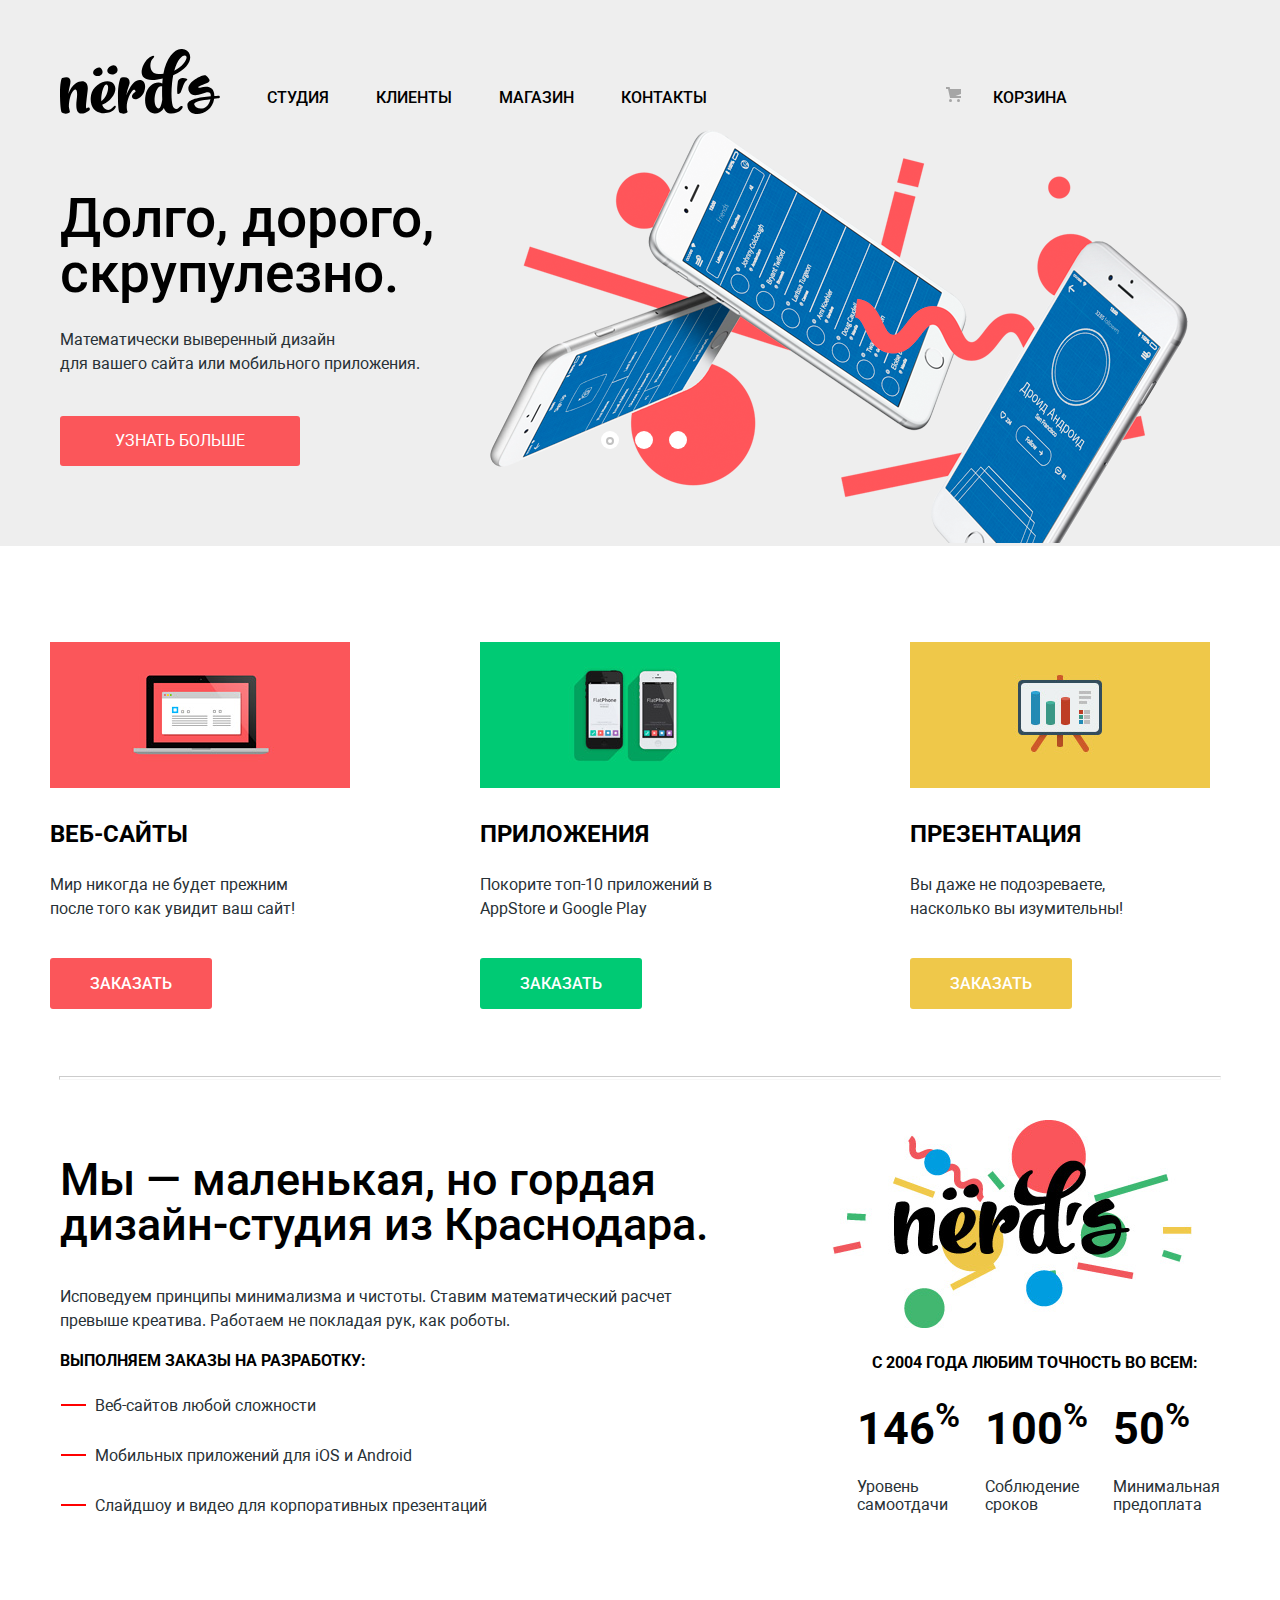
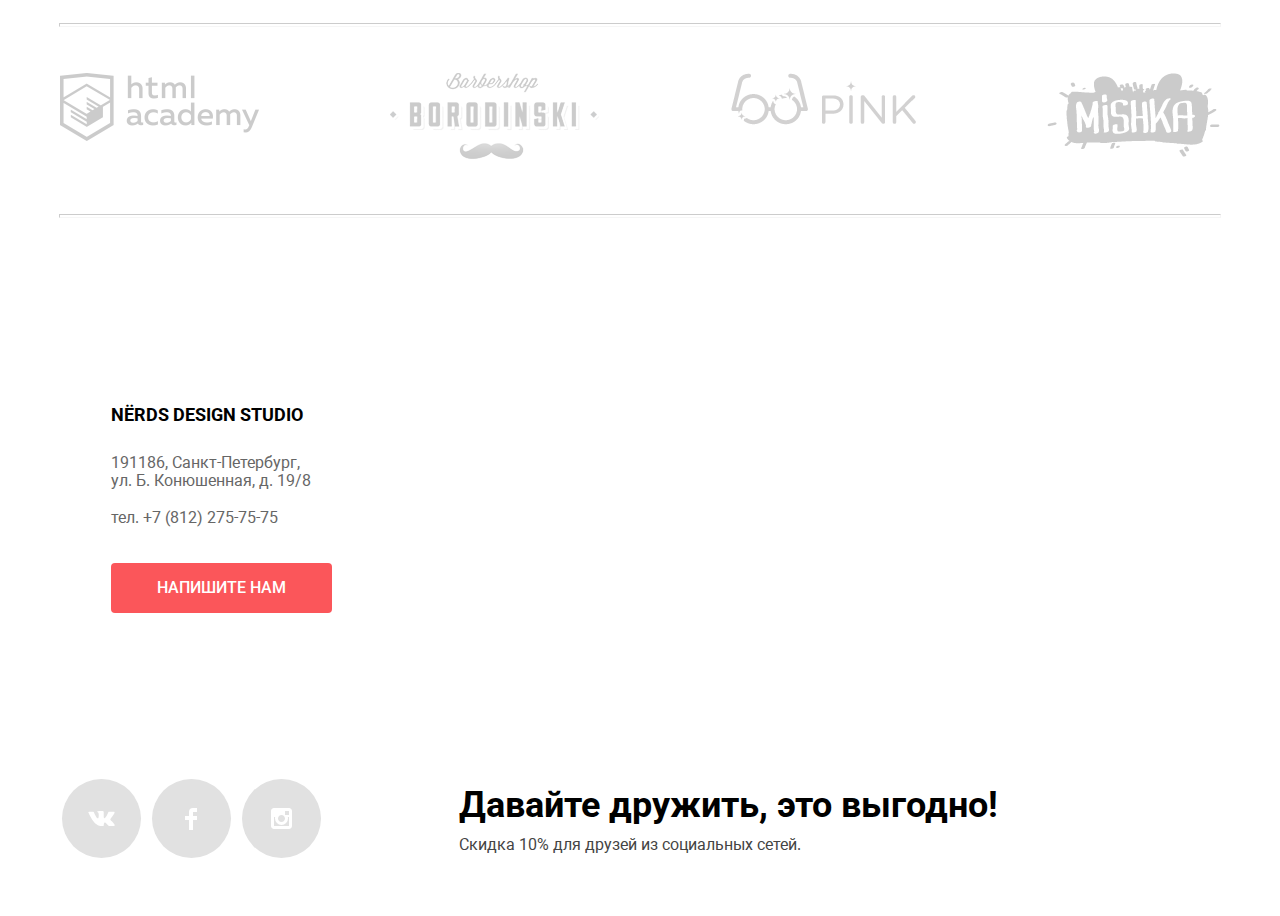
<file: index.html>
<!DOCTYPE html>
<html lang="ru">
  <head>
    <meta charset="UTF-8">
    <meta name="viewport" content="width=device-width, initial-scale=1.0">
    <meta http-equiv="X-UA-Compatible" content="ie=edge">
    <link href="https://fonts.googleapis.com/css?family=Roboto:400,500,700&amp;subset=cyrillic" rel="stylesheet">
    <link rel="stylesheet" href="css/normalize.css">
    <link rel="stylesheet" href="css/style.css">
    <title>Nerds-Магазин готовых шаблонов</title>
  </head>
  <body>
    <header class="main-header">
      <nav class="main-navigation container">
        <a class="header-logo" href="#">
        <img src="img/nerds-logo.svg" alt="logo-nerds" width="160px" height="65">
        </a>
        <ul class="site-navigation">
          <li><a href="index.html">СТУДИЯ</a></li>
          <li><a href="#">КЛИЕНТЫ</a></li>
          <li><a href="catalog.html">МАГАЗИН</a></li>
          <li><a href="#">КОНТАКТЫ</a></li>
        </ul>
        <div class="basket-navigaton">
          <a class="basket-icon" href="#">Корзина</a>
        </div>
      </nav>
    </header>
    <main>
      <h1 class="visually-hidden">Дизайн-студия nerds</h1>
      <section class="slider">
        <div class="container">
          <h2 class="visually-hidden">Преимущества</h2>
          <input class="visually-hidden slider-1" type="radio" id="product-1" name="toggle" checked>
          <input class="visually-hidden slider-2" type="radio" id="product-2" name="toggle" >
          <input class="visually-hidden slider-3" type="radio" id="product-3" name="toggle" >
          <div class="slider-controls">
            <label class="slider-controls-item slider-controls-item--1" for="product-1">Первый</label>
            <label class="slider-controls-item slider-controls-item--2" for="product-2">Второй</label>
            <label class="slider-controls-item slider-controls-item--3" for="product-3">Третий</label>
          </div>
          <ul class="slider-list">
            <li class="slider-item">
              <h3>Долго, дорого,<br> скрупулезно.</h3>
              <p>Математически выверенный дизайн<br> для вашего сайта или мобильного приложения.</p>
              <a class="button button-learn-more" href="#">Узнать больше</a>
            </li>
            <li class="slider-item">
              <h3>Любим математику как никто другой</h3>
              <p>Никакого креатива, только математические формулы для расчета идеальных пропорций.</p>
              <a class="button button-learn-more" href="#">Узнать больше</a>
            </li>
            <li class="slider-item">
              <h3>Только ночь,<br> только хардкор</h3>
              <p>Работать днем, как все? Мы против этого.<br> Ближе к полуночи работа только начинается.</p>
              <a class="button button-learn-more" href="#">Узнать больше</a>
            </li>
          </ul>
        </div>
      </section>
      <section class="specialization container ">
        <h2 class="visually-hidden">Специализация</h2>
        <ul class="specialization-list">
          <li>
            <img src="img/web.png" alt="web" width="300" height="146">
            <h3 class="list-title">ВЕБ-САЙТЫ</h3>
            <p>
              Мир никогда не будет прежним после того как увидит ваш сайт!
            </p>
            <a class="btn-order btn-red">ЗАКАЗАТЬ</a>
          </li>
          <li>
            <img src="img/phone.png" alt="phone" width="300" height="146">
            <h3 class="list-title">ПРИЛОЖЕНИЯ</h3>
            <p>
              Покорите топ-10 приложений в AppStore и Google Play
            </p>
            <a class="btn-order btn-green">ЗАКАЗАТЬ</a>
          </li>
          <li>
            <img src="img/present.png" alt="present" width="300" height="146">
            <h3 class="list-title">ПРЕЗЕНТАЦИЯ</h3>
            <p>
              Вы даже не подозреваете, 
              насколько вы изумительны!
            </p>
            <a class="btn-order btn-yellow">ЗАКАЗАТЬ</a>
          </li>
        </ul>
      </section>
      <hr class="divide">
      <section class="about-us container">
        <div class="about-us-words">
          <h2>Мы — маленькая, но гордая дизайн-студия из Краснодара. </h2>
          <p>Исповедуем принципы минимализма и чистоты. Ставим математический расчет <br>
            превыше креатива. Работаем не покладая рук, как роботы.
          </p>
          <h3>Выполняем заказы на разработку:</h3>
          <ul class="list-of-development">
            <li>
              <p>Веб-сайтов любой сложности</p>
            </li>
            <li>
              <p>Мобильных приложений для iOS и Android</p>
            </li>
            <li>
              <p>Слайдшоу и видео для корпоративных презентаций</p>
            </li>
          </ul>
        </div>
        <div class="about-us-numbers">
          <img src="img/nerds-logo-about-us.png" alt="nerds-logo-about-us">
          <h3>с 2004 года Любим точность во всем:</h3>
          <ul class="exact-numbers">
            <li>
              <span>146<sup>%</sup></span>
              <p>Уровень самоотдачи</p>
            </li>
            <li>
              <span>100<sup>%</sup></span>
              <p>Соблюдение сроков</p>
            </li>
            <li>
              <span>50<sup>%</sup></span>
              <p>Минимальная предоплата</p>
            </li>
          </ul>
        </div>
      </section>
      <hr class="divide">
      <section class="business-partners container">
        <h2 class="visually-hidden">Бизнс партнеры</h2>
        <ul>
          <li class="partners-item">
            <a href="#">
            <img src="img/htmlacadem-logo.png" alt="logo-htmlacadem">
            </a>
          </li>
          <li class="partners-item">
            <a href="#">
            <img src="img/borodinsk-logo.png" alt="logo-borodinsk">
            </a>
          </li>
          <li class="partners-item">
            <a href="#">
            <img src="img/pink-logo.png" alt="logo-pink">
            </a>
          </li>
          <li class="partners-item">
            <a href="#">
            <img src="img/mishka-logo.png" alt="logo-mishka">
            </a>
          </li>
        </ul>
      </section>
      <hr class="divide">
      <section class="map">
        <section class="map">
          <h2 class="visually-hidden">Как добраться</h2>
          <div class="container">
            <div class="contact-information">
              <span>Nёrds design studio</span>
              <p>191186, Санкт-Петербург, 
                ул. Б. Конюшенная, д. 19/8
              </p>
              <p>тел. +7 (812) 275-75-75</p>
              <a class="button button-write-us" href="#">Напишите нам</a>
            </div>
          </div>
          <iframe src="https://www.google.com/maps/embed?pb=!1m18!1m12!1m3!1d1998.6037872533216!2d30.320858716006118!3d59.93871648187625!2m3!1f0!2f0!3f0!3m2!1i1024!2i768!4f13.1!3m3!1m2!1s0x4696310fca145cc1%3A0x42b32648d8238007!2z0JHQvtC70YzRiNCw0Y8g0JrQvtC90Y7RiNC10L3QvdCw0Y8g0YPQuy4sIDE5LzgsINCh0LDQvdC60YIt0J_QtdGC0LXRgNCx0YPRgNCzLCAxOTExODY!5e0!3m2!1sru!2sru!4v1552489981255" width="1516" height="415"  style="border:0" allowfullscreen>
          </iframe>
        </section>
      </section>
    </main>
    <footer class="main-footer">
      <div class="container">
        <div class="footer-social">
          <ul>
            <li>
              <a class="social-button" href="#">
                <span class="visually-hidden">Вконтакте</span>
                <svg xmlns="http://www.w3.org/2000/svg" width="27" height="15" viewBox="0 0 26.14 14.91">
                  <path d="M26 13.47l-.09-.17a13.55 13.55 0 0 0-2.6-3q-.87-.83-1.1-1.12A1 1 0 0 1 22 8a10.27 10.27 0 0 1 1.22-1.78l.88-1.16q2.35-3.13 2-4L26 .94a.8.8 0 0 0-.4-.22 2.14 2.14 0 0 0-.87 0h-3.92a.51.51 0 0 0-.27 0h-.3a.6.6 0 0 0-.15.14.93.93 0 0 0-.14.24 22.22 22.22 0 0 1-1.46 3.06q-.5.84-.93 1.46a7 7 0 0 1-.71.91 4.94 4.94 0 0 1-.52.47q-.23.18-.35.15l-.23-.05a.9.9 0 0 1-.31-.33 1.49 1.49 0 0 1-.16-.53v-.55-.65-.57-1.12-1-.75a3.14 3.14 0 0 0 0-.62 2.12 2.12 0 0 0-.14-.44.73.73 0 0 0-.28-.33 1.57 1.57 0 0 0-.46-.18A9 9 0 0 0 12.57 0a8.93 8.93 0 0 0-3.25.33 1.83 1.83 0 0 0-.52.41q-.25.3-.07.33a1.67 1.67 0 0 1 1.16.59l.08.16a2.6 2.6 0 0 1 .19.63 6.32 6.32 0 0 1 .12 1 10.59 10.59 0 0 1 0 1.7q-.07.71-.13 1.1a2.21 2.21 0 0 1-.18.64 2.69 2.69 0 0 1-.16.3l-.07.07a1 1 0 0 1-.37.07.86.86 0 0 1-.46-.19 3.27 3.27 0 0 1-.56-.52 7 7 0 0 1-.66-.93q-.37-.6-.76-1.42l-.22-.39q-.2-.38-.56-1.11t-.62-1.43A.9.9 0 0 0 5.2.9h-.07a.93.93 0 0 0-.22-.16A1.44 1.44 0 0 0 4.6.65L.87.68A1 1 0 0 0 .1.94L0 1a.44.44 0 0 0 0 .22 1.08 1.08 0 0 0 .08.37Q.9 3.53 1.86 5.31t1.66 2.87Q4.23 9.27 5 10.24t1 1.24l.37.41.34.33a8.06 8.06 0 0 0 1 .78 16.34 16.34 0 0 0 1.4.9 7.6 7.6 0 0 0 1.79.72 6.19 6.19 0 0 0 2 .22h1.57a1.08 1.08 0 0 0 .72-.3l.05-.07a.9.9 0 0 0 .1-.25 1.38 1.38 0 0 0 0-.37 4.48 4.48 0 0 1 .09-1.05 2.77 2.77 0 0 1 .23-.71 1.74 1.74 0 0 1 .29-.4 1.19 1.19 0 0 1 .23-.2h.11a.86.86 0 0 1 .77.21 4.52 4.52 0 0 1 .83.79q.39.47.93 1.05a6.41 6.41 0 0 0 1 .87l.27.16a3.31 3.31 0 0 0 .71.3 1.53 1.53 0 0 0 .76.07l3.48-.05a1.58 1.58 0 0 0 .8-.17.68.68 0 0 0 .34-.37 1.06 1.06 0 0 0 0-.46 1.71 1.71 0 0 0-.1-.36z" fill="#fff">
                  </path>
                </svg>
              </a>
            </li>
            <li>
              <a class="social-button" href="#">
                <span class="visually-hidden">Фейсбук</span>
                <svg xmlns="http://www.w3.org/2000/svg" width="12" height="22" viewBox="0 0 12 22">
                  <path fill="#FFF" d="M12 4V0H8a4 4 0 0 0-4 4v4H0v4h4v10h4V12h4V8H8V4h4z"/>
                </svg>
              </a>
            </li>
            <li>
              <a class="social-button" href="#">
                <span class="visually-hidden">Инстаграм</span>
                <svg xmlns="http://www.w3.org/2000/svg" width="21" height="21" viewBox="0 0 21 21">
                  <path fill="#FFF" d="M18 0H3C1.35 0 0 1.35 0 3v15c0 1.65 1.35 3 3 3h15c1.65 0 3-1.35 3-3V3c0-1.65-1.35-3-3-3zm-7.5 7c1.93 0 3.5 1.57 3.5 3.5S12.43 14 10.5 14 7 12.43 7 10.5 8.57 7 10.5 7zM18 18H3V9h1.181A6.504 6.504 0 0 0 4 10.5a6.5 6.5 0 1 0 13 0 6.45 6.45 0 0 0-.181-1.5H18v9zm0-11h-4V3h4v4z"/>
                </svg>
              </a>
            </li>
          </ul>
        </div>
        <p class="footer-offer">
          <b>Давайте дружить, это выгодно!</b>
          Скидка 10% для друзей из социальных сетей.
        </p>
      </div>
    </footer>
    <div class="feedback">
      <p class="write-us">Напишите нам</p>
      <form  class="form-field" action="https://echo.htmlacademy.ru" method="post">
        <div class="field field-name">
          <label for="fullname">Ваше имя:</label>
          <input type="text" id="fullname" name="user-name" value="" placeholder="Имя Фамилия" required>
        </div>
        <div class="field field-email">
          <label for="email">Ваш e-mail:</label>
          <input type="email" id="email" name="email" placeholder="email@example.com" required>
        </div>
        <div class="field field-letter">
          <label for="letter">Текст письма:</label>
          <textarea id="letter" name="text-of-letter" placeholder="В свободной форме" required></textarea>
        </div>
        <button type="submit" class="button">Отправить</button>
      </form>
      <button class="feedback-close" type="button">Закрыть</button>
    </div>
    <script src="js/script.js"> </script>
  </body>
</html>
</file>
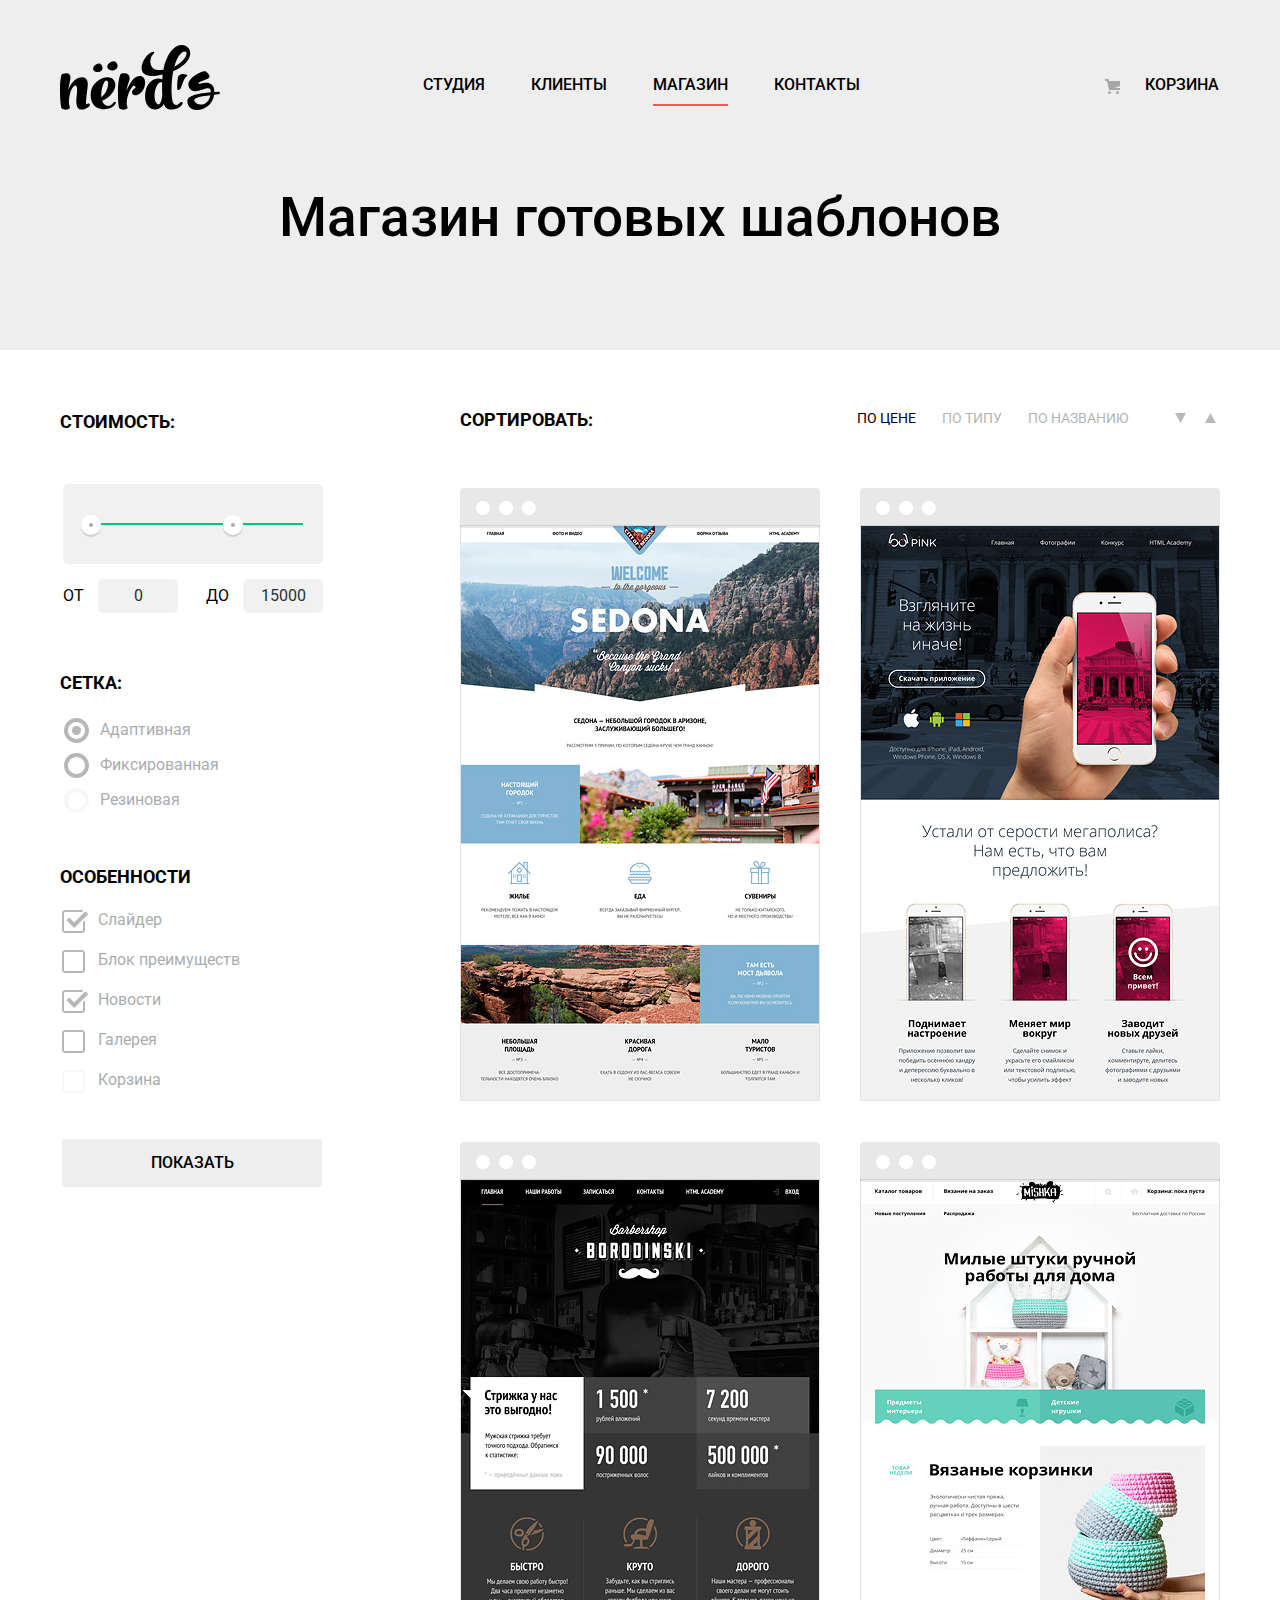
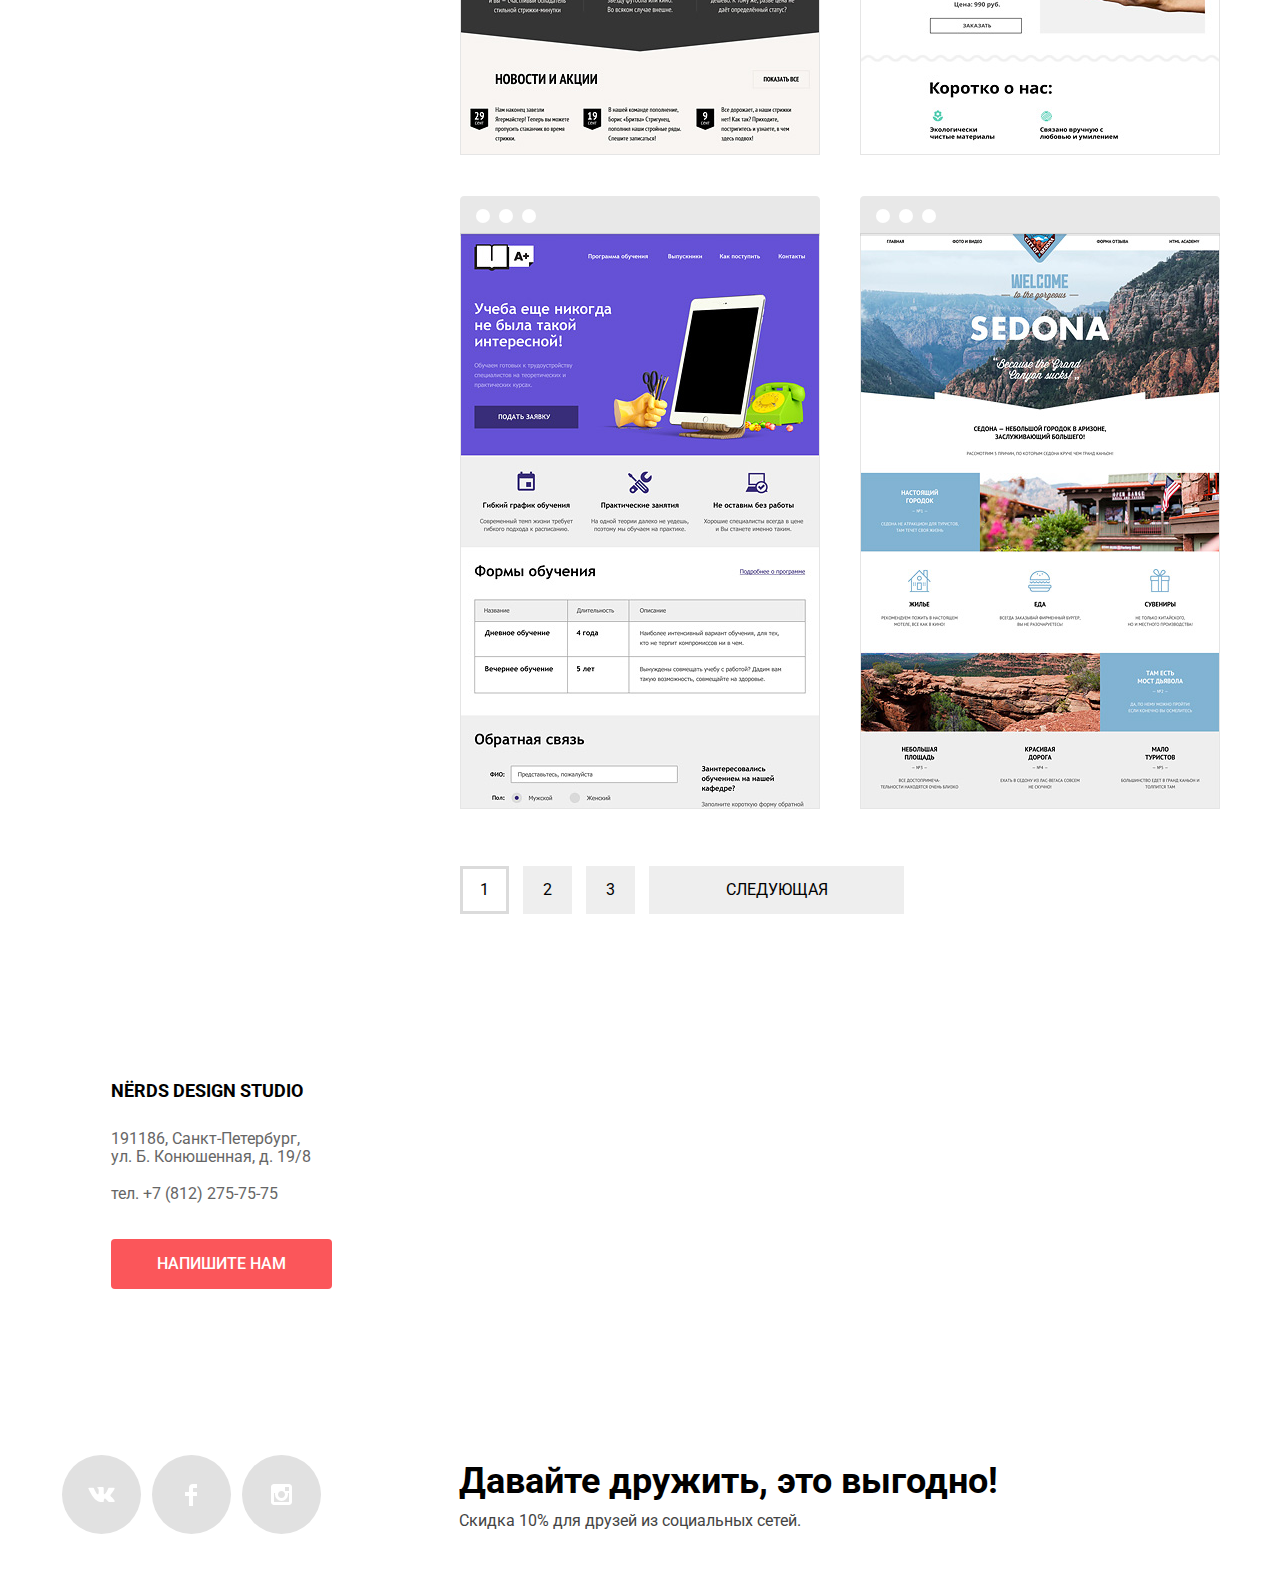
<file: catalog.html>
<!DOCTYPE html>
<html lang="ru">
  <head>
    <meta charset="utf-8">
    <title>HTML Academy: Нёрдс</title>
    <link href="https://fonts.googleapis.com/css?family=Roboto:400,500,700&amp;subset=cyrillic" rel="stylesheet">
    <link href="css/normalize.css" rel="stylesheet">
    <link href="css/min-style.css" rel="stylesheet">
  <body>
    <header class="main-header">
      <nav class="main-navigation container">
        <a class="main-header-logo" href="">
        <img src="img/nerds-logo.svg" width="160" height="65" alt="Логотип дизайн-студии Nerds">
        </a>
        <ul class="site-navigation">
          <li><a href="index.html">студия</a></li>
          <li><a href="#">клиенты</a></li>
          <li class="current-catalog" ><a href="catalog.html">магазин</a></li>
          <li><a href="#">контакты</a></li>
        </ul>
        <div class="user-navigation">
          <a class="user-cart" href="#">
          корзина</a>
        </div>
      </nav>
    </header>
    <main class="main-section">
      <div class="title">
        <h1 class="page-title">
          Магазин готовых шаблонов
        </h1>
      </div>
      <div class="catalog-column container">
        <section class="filters-column">
          <h2 class="visually-hidden">Фильтр</h2>
          <form class="filters" action="/filters" method="post">
            <fieldset class="price">
              <legend>Стоимость:</legend>
              <div class="range-filter">
                <div class="range-controls">
                  <div class="scale">
                    <div class="bar"></div>
                  </div>
                  <div class="toggle toggle-min"></div>
                  <div class="toggle toggle-max"></div>
                </div>
                <div class="price-controls">
                  <label class="min-price">от <input name="min-price" type="text" value="0"></label>
                  <label class="max-price">до <input name="max-price" type="text" value="15000"></label>
                </div>
              </div>
            </fieldset>
            <fieldset class="grid">
              <legend>сетка:</legend>
              <ul class="gird-list">
                <li class="filter-option"><input class="visually-hidden filter-input filter-input-radio" type="radio" name="grid" value="adaptive" id="filter-adaptive"  tabindex="0" checked>
                  <label for="filter-adaptive">Адаптивная</label>
                </li>
                <li class="filter-option"><input class="visually-hidden filter-input filter-input-radio" type="radio" name="grid" value="fixed" id="filter-fixed" tabindex="0">
                  <label for="filter-fixed">Фиксированная</label>
                </li>
                <li class="filter-option"><input class="visually-hidden filter-input filter-input-radio" type="radio" name="grid" value="rubber" id="filter-rubber"  disabled>
                  <label for="filter-rubber">Резиновая</label>
                </li>
              </ul>
            </fieldset>
            <fieldset class="features">
              <legend>особенности</legend>
              <ul class="features-list">
                <li class="filter-option">
                  <input class="visually-hidden filter-input filter-input-checkbox" type="checkbox" name="silder" id="filter-slider"  tabindex="0" checked>
                  <label for="filter-slider" >Слайдер</label>
                </li>
                <li class="filter-option">
                  <input class="visually-hidden filter-input filter-input-checkbox" type="checkbox" name="advantage-block" id="filter-advantage-block" tabindex="0">
                  <label for="filter-advantage-block">Блок преимуществ</label>
                </li>
                <li class="filter-option">
                  <input class="visually-hidden filter-input filter-input-checkbox" type="checkbox" name="news" id="filter-news"  tabindex="0" checked>
                  <label for="filter-news">Новости</label>
                </li>
                <li class="filter-option">
                  <input class="visually-hidden filter-input filter-input-checkbox" type="checkbox" name="gallery" id="filter-gallery" tabindex="0">
                  <label for="filter-gallery">Галерея</label>
                </li>
                <li class="filter-option">
                  <input class="visually-hidden filter-input filter-input-checkbox" type="checkbox" name="basket" id="filter-basket"  disabled>
                  <label for="filter-basket">Корзина</label>
                </li>
              </ul>
            </fieldset>
            <button type="submit" class="filter-button button">
            показать
            </button>
          </form>
        </section>
        <section class="catalog">
          <div class="sort-by">
            <b>Сортировать:</b>
            <ul class="filter-sort filter-sort-words">
              <li class="filter-sort-item">
                <input class="visually-hidden list-input list-input-radio" type="radio" name="sort-group" value="price" id="filter-price" tabindex="0" checked>
                <label for="filter-price">По цене</label>
              </li>
              <li class="filter-sort-item">
                <input class="visually-hidden list-input list-input-radio" type="radio" name="sort-group" value="type" id="filter-type" tabindex="0">
                <label for="filter-type">По типу</label>
              </li>
              <li class="filter-sort-item">
                <input class="visually-hidden list-input list-input-radio" type="radio" name="sort-group" value="name" id="filter-name" tabindex="0">
                <label for="filter-name">По названию</label>
              </li>
            </ul>
            <ul class="filter-sort filter-sort-arrows">
              <li class="filter-sort-item">
                <a class="arrow arrow-down active" href="#">Убывание</a>
              </li>
              <li class="filter-sort-item">
                <a class="arrow arrow-up" href="#">Возрастание</a>
              </li>
            </ul>
          </div>
          <h2 class="visually-hidden">Список шаблонов</h2>
          <ul class="catalog-list">
            <li class="catalog-item">
              <svg xmlns="http://www.w3.org/2000/svg" width="360" height="40" viewBox="0 0 360 40">
                <path fill="#4D4D4D" d="M356 0H4C1.8 0 0 1.8 0 4v36h360V4c0-2.2-1.8-4-4-4zM22.991 27a7 7 0 1 1 0-14 7 7 0 0 1 0 14zm23.011 0a7 7 0 1 1 0-14 7 7 0 0 1 0 14zm23.011 0a7 7 0 1 1 0-14 7 7 0 0 1 0 14z"/>
              </svg>
              <img src="img/img-sedona.png" height="576" width="360" alt="Шаблон сайта Sedona">
              <div class="description">
                <h3>Sedona
                </h3>
                <p>
                  Информационный сайт для туристов
                </p>
                <a class="button-price button" href="#">9900 руб.</a>
              </div>
            </li>
            <li class="catalog-item">
              <svg xmlns="http://www.w3.org/2000/svg" width="360" height="40" viewBox="0 0 360 40">
                <path fill="#4D4D4D" d="M356 0H4C1.8 0 0 1.8 0 4v36h360V4c0-2.2-1.8-4-4-4zM22.991 27a7 7 0 1 1 0-14 7 7 0 0 1 0 14zm23.011 0a7 7 0 1 1 0-14 7 7 0 0 1 0 14zm23.011 0a7 7 0 1 1 0-14 7 7 0 0 1 0 14z"/>
              </svg>
              <img src="img/img-pink.png" height="576" width="360" alt="Шаблон сайта Pink">
              <div class="description">
                <h3>Pink App
                </h3>
                <p>
                  Продуктовый лендинг приложения для iOS и Android
                </p>
                <a class="button-price button" href="#">9900 руб.</a>
              </div>
            </li>
            <li class="catalog-item">
              <svg xmlns="http://www.w3.org/2000/svg" width="360" height="40" viewBox="0 0 360 40">
                <path fill="#4D4D4D" d="M356 0H4C1.8 0 0 1.8 0 4v36h360V4c0-2.2-1.8-4-4-4zM22.991 27a7 7 0 1 1 0-14 7 7 0 0 1 0 14zm23.011 0a7 7 0 1 1 0-14 7 7 0 0 1 0 14zm23.011 0a7 7 0 1 1 0-14 7 7 0 0 1 0 14z"/>
              </svg>
              <img src="img/img-barbershop.png" height="576" width="360" alt="Шаблон сайта Borodinski">
              <div class="description">
                <h3>Barbershop
                </h3>
                <p>
                  Сайт салона красоты.
                  <br>
                  Для мужчин, да.
                </p>
                <a class="button-price button" href="#">9900 руб.</a>
              </div>
            </li>
            <li class="catalog-item">
              <svg xmlns="http://www.w3.org/2000/svg" width="360" height="40" viewBox="0 0 360 40">
                <path fill="#4D4D4D" d="M356 0H4C1.8 0 0 1.8 0 4v36h360V4c0-2.2-1.8-4-4-4zM22.991 27a7 7 0 1 1 0-14 7 7 0 0 1 0 14zm23.011 0a7 7 0 1 1 0-14 7 7 0 0 1 0 14zm23.011 0a7 7 0 1 1 0-14 7 7 0 0 1 0 14z"/>
              </svg>
              <img src="img/img-mishka.png" height="576" width="360" alt="Шаблон сайта Mishka">
              <div class="description">
                <h3>MISHKA
                </h3>
                <p>
                  Интернет-магазин вязаных игрушек
                </p>
                <a class="button-price button" href="#">9900 руб.</a>
              </div>
            </li>
            <li class="catalog-item">
              <svg xmlns="http://www.w3.org/2000/svg" width="360" height="40" viewBox="0 0 360 40">
                <path fill="#4D4D4D" d="M356 0H4C1.8 0 0 1.8 0 4v36h360V4c0-2.2-1.8-4-4-4zM22.991 27a7 7 0 1 1 0-14 7 7 0 0 1 0 14zm23.011 0a7 7 0 1 1 0-14 7 7 0 0 1 0 14zm23.011 0a7 7 0 1 1 0-14 7 7 0 0 1 0 14z"/>
              </svg>
              <img src="img/img-aplus.png" height="576" width="360" alt="Шаблон сайта A+">
              <div class="description">
                <h3>A Plus
                </h3>
                <p>
                  Лендинг курсов повышения квалификации
                </p>
                <a class="button-price button" href="#">9900 руб.</a>
              </div>
            </li>
            <li class="catalog-item">
              <svg xmlns="http://www.w3.org/2000/svg" width="360" height="40" viewBox="0 0 360 40">
                <path fill="#4D4D4D" d="M356 0H4C1.8 0 0 1.8 0 4v36h360V4c0-2.2-1.8-4-4-4zM22.991 27a7 7 0 1 1 0-14 7 7 0 0 1 0 14zm23.011 0a7 7 0 1 1 0-14 7 7 0 0 1 0 14zm23.011 0a7 7 0 1 1 0-14 7 7 0 0 1 0 14z"/>
              </svg>
              <img src="img/img-sedona.png" height="576" width="360" alt="Шаблон сайта Кваст">
              <div class="description">
                <h3>КВАСТ
                </h3>
                <p>
                  Промо-сайт производителя крафтового кваса
                </p>
                <a class="button-price button" href="#">9900 руб.</a>
              </div>
            </li>
          </ul>
          <ul class="pages-list">
            <li class="pages-number pages-number-current"><a href="#">1</a></li>
            <li class="pages-number"><a href="#">2</a></li>
            <li class="pages-number"><a href="#">3</a></li>
            <li class="pages-number"><a href="#">Следующая</a></li>
          </ul>
        </section>
      </div>
      <section class="map">
        <h2 class="visually-hidden">Как добраться</h2>
        <div class="container">
          <div class="contact-information">
            <span>Nёrds design studio</span>
            <p>191186, Санкт-Петербург, 
              ул. Б. Конюшенная, д. 19/8
            </p>
            <p>тел. +7 (812) 275-75-75</p>
            <a class="button button-write-us" href="#">Напишите нам</a>
          </div>
        </div>
        <iframe src="https://www.google.com/maps/embed?pb=!1m18!1m12!1m3!1d1998.6037872533216!2d30.320858716006118!3d59.93871648187625!2m3!1f0!2f0!3f0!3m2!1i1024!2i768!4f13.1!3m3!1m2!1s0x4696310fca145cc1%3A0x42b32648d8238007!2z0JHQvtC70YzRiNCw0Y8g0JrQvtC90Y7RiNC10L3QvdCw0Y8g0YPQuy4sIDE5LzgsINCh0LDQvdC60YIt0J_QtdGC0LXRgNCx0YPRgNCzLCAxOTExODY!5e0!3m2!1sru!2sru!4v1552489981255" width="1516" height="415"  style="border:0" allowfullscreen>
        </iframe>
      </section>
    </main>
    <footer class="main-footer">
      <div class="container">
        <div class="footer-social">
          <ul>
            <li>
              <a class="social-button" href="#">
                <span class="visually-hidden">Вконтакте</span>
                <svg xmlns="http://www.w3.org/2000/svg" width="27" height="15" viewBox="0 0 26.14 14.91">
                  <path d="M26 13.47l-.09-.17a13.55 13.55 0 0 0-2.6-3q-.87-.83-1.1-1.12A1 1 0 0 1 22 8a10.27 10.27 0 0 1 1.22-1.78l.88-1.16q2.35-3.13 2-4L26 .94a.8.8 0 0 0-.4-.22 2.14 2.14 0 0 0-.87 0h-3.92a.51.51 0 0 0-.27 0h-.3a.6.6 0 0 0-.15.14.93.93 0 0 0-.14.24 22.22 22.22 0 0 1-1.46 3.06q-.5.84-.93 1.46a7 7 0 0 1-.71.91 4.94 4.94 0 0 1-.52.47q-.23.18-.35.15l-.23-.05a.9.9 0 0 1-.31-.33 1.49 1.49 0 0 1-.16-.53v-.55-.65-.57-1.12-1-.75a3.14 3.14 0 0 0 0-.62 2.12 2.12 0 0 0-.14-.44.73.73 0 0 0-.28-.33 1.57 1.57 0 0 0-.46-.18A9 9 0 0 0 12.57 0a8.93 8.93 0 0 0-3.25.33 1.83 1.83 0 0 0-.52.41q-.25.3-.07.33a1.67 1.67 0 0 1 1.16.59l.08.16a2.6 2.6 0 0 1 .19.63 6.32 6.32 0 0 1 .12 1 10.59 10.59 0 0 1 0 1.7q-.07.71-.13 1.1a2.21 2.21 0 0 1-.18.64 2.69 2.69 0 0 1-.16.3l-.07.07a1 1 0 0 1-.37.07.86.86 0 0 1-.46-.19 3.27 3.27 0 0 1-.56-.52 7 7 0 0 1-.66-.93q-.37-.6-.76-1.42l-.22-.39q-.2-.38-.56-1.11t-.62-1.43A.9.9 0 0 0 5.2.9h-.07a.93.93 0 0 0-.22-.16A1.44 1.44 0 0 0 4.6.65L.87.68A1 1 0 0 0 .1.94L0 1a.44.44 0 0 0 0 .22 1.08 1.08 0 0 0 .08.37Q.9 3.53 1.86 5.31t1.66 2.87Q4.23 9.27 5 10.24t1 1.24l.37.41.34.33a8.06 8.06 0 0 0 1 .78 16.34 16.34 0 0 0 1.4.9 7.6 7.6 0 0 0 1.79.72 6.19 6.19 0 0 0 2 .22h1.57a1.08 1.08 0 0 0 .72-.3l.05-.07a.9.9 0 0 0 .1-.25 1.38 1.38 0 0 0 0-.37 4.48 4.48 0 0 1 .09-1.05 2.77 2.77 0 0 1 .23-.71 1.74 1.74 0 0 1 .29-.4 1.19 1.19 0 0 1 .23-.2h.11a.86.86 0 0 1 .77.21 4.52 4.52 0 0 1 .83.79q.39.47.93 1.05a6.41 6.41 0 0 0 1 .87l.27.16a3.31 3.31 0 0 0 .71.3 1.53 1.53 0 0 0 .76.07l3.48-.05a1.58 1.58 0 0 0 .8-.17.68.68 0 0 0 .34-.37 1.06 1.06 0 0 0 0-.46 1.71 1.71 0 0 0-.1-.36z" fill="#fff">
                  </path>
                </svg>
              </a>
            </li>
            <li>
              <a class="social-button" href="#">
                <span class="visually-hidden">Фейсбук</span>
                <svg xmlns="http://www.w3.org/2000/svg" width="12" height="22" viewBox="0 0 12 22">
                  <path fill="#FFF" d="M12 4V0H8a4 4 0 0 0-4 4v4H0v4h4v10h4V12h4V8H8V4h4z"/>
                </svg>
              </a>
            </li>
            <li>
              <a class="social-button" href="#">
                <span class="visually-hidden">Инстаграм</span>
                <svg xmlns="http://www.w3.org/2000/svg" width="21" height="21" viewBox="0 0 21 21">
                  <path fill="#FFF" d="M18 0H3C1.35 0 0 1.35 0 3v15c0 1.65 1.35 3 3 3h15c1.65 0 3-1.35 3-3V3c0-1.65-1.35-3-3-3zm-7.5 7c1.93 0 3.5 1.57 3.5 3.5S12.43 14 10.5 14 7 12.43 7 10.5 8.57 7 10.5 7zM18 18H3V9h1.181A6.504 6.504 0 0 0 4 10.5a6.5 6.5 0 1 0 13 0 6.45 6.45 0 0 0-.181-1.5H18v9zm0-11h-4V3h4v4z"/>
                </svg>
              </a>
            </li>
          </ul>
        </div>
        <p class="footer-offer">
          <b>Давайте дружить, это выгодно!</b>
          Скидка 10% для друзей из социальных сетей.
        </p>
      </div>
    </footer>
    <div class="feedback">
      <p class="write-us">Напишите нам</p>
      <form  class="form-field" action="https://echo.htmlacademy.ru" method="post">
        <div class="field field-name">
          <label for="fullname">Ваше имя:</label>
          <input type="text" id="fullname" name="user-name" value="" placeholder="Имя Фамилия" required>
        </div>
        <div class="field field-email">
          <label for="email">Ваш e-mail:</label>
          <input type="email" id="email" name="email" placeholder="email@example.com" required>
        </div>
        <div class="field field-letter">
          <label for="letter">Текст письма:</label>
          <textarea id="letter" name="text-of-letter" placeholder="В свободной форме" required></textarea>
        </div>
        <button type="submit" class="button">Отправить</button>
      </form>
      <button class="feedback-close" type="button">Закрыть</button>
    </div>
    <script src="js/min-script.js"></script>
  </body>
</html>
</file>
<file: css/style.css>
@font-face{
	src: url(../fonts/roboto.woff);
	font-family: roboto;
}

@font-face{
	src: url(../fonts/robotobold.woff);
	font-family: roboto-bold;
}

body{
	font-family: roboto, Arial, sans-serif;
	margin: 0;
	color: black;
	font-size: 16px;
	line-height: 24px;
	font-weight: normal;
	text-align:left;
	background-color: #ffffff;
}
ul{
	padding: 0px;
}
li{
	list-style: none;
}

a{
	text-decoration: none;
	cursor: pointer;
}
.visually-hidden:not(:focus):not(:active),
input[type="checkbox"].visually-hidden,
input[type="radio"].visually-hidden 
{
  position: absolute;
  width: 1px;
  height: 1px;
  margin: -1px;
  border: 0;
  padding: 0;
  white-space: nowrap;
  -webkit-clip-path: inset(100%);
  clip-path: inset(100%);
  clip: rect(0 0 0 0);
  overflow: hidden;
}
.container{
	width: 1160px;
	margin: 0 auto;
	padding: 0 20px;
}
.header-logo{
	margin-top: 49px;
}
.header-logo img:hover{
	opacity: 0.8;
}
.header-logo:focus{
	opacity:0.3;
}
.main-header{
background-color: #eee;
}
.main-navigation{
	display: flex;
	flex-direction: row;
}
.site-navigation{
	display: flex;
	flex-direction: row;
	margin-top: 83px;
	
}
.site-navigation li{
	margin-left: 47px;
	
}
.site-navigation a{
	color: #000000;
	font-family: Roboto;
	font-size: 16px;
	font-weight: 500;
	line-height: 30px;
	text-transform: uppercase;
}
.basket-navigaton a{
color: #000000;
font-family: Roboto;
font-size: 16px;
font-weight: 500;
line-height: 30px;
text-transform: uppercase;
}
.site-navigation a:hover,
.basket-navigaton a:hover
{
	color: #fb565a;
}
.site-navigation a:focus,
.basket-navigaton a:focus
{
	color: #000000;
	opacity: 0.3;
}
.basket-navigaton{
	width: 115px;
	margin-top: 83px;
	margin-left: 245px;
	text-align: right;
}
.basket-icon::before{
	content: "";
	position:absolute;
	width: 15px;
	height: 15px;
	margin-left: -47px;
    margin-top: 4px;
	background-image: url("../img/svg/cart-icon.svg");
	background-repeat: no-repeat;
	background-position: 0 0;
}
.slider 
{
  margin-top:-14px;
  position: relative;
  background-color:#eeeeee;
}
.slider-controls 
{
  position: absolute;
  left: 50%;
  bottom: 101px;
  z-index: 100;
  width: 160px;
  height: 18px;
  text-align: center;
  font-size: 0;
  -webkit-transform: translateX(-50%);
  -ms-transform: translateX(-50%);
  transform: translateX(-50%);
}

.slider-controls label 
{
  position: relative;
  display: inline-block;
  width: 18px;
  height: 18px;
  padding: 8px;
  border-radius: 50%;
  vertical-align:middle;
  cursor: pointer;
}
.slider-controls label::after 
{
  content: "";
  position: absolute;
  top: 4px;
  left: 12px;
  z-index: 1;
  width: 18px;
  height: 18px;
  background: #ffffff;
  border-radius: 50%;
}

.slider-list 
{
  margin: 0;
  padding: 0;
  
  list-style: none;
}

.slider-item 
{
  display: none;
  padding: 78px 0 80px 0;
  font-family:Roboto;
}

.slider-item:nth-child(1) 
{
  background-image: url("../img/slide-1.png");
  background-repeat: no-repeat;
  background-position: 430px 15px;
}

.slider-item:nth-child(2) 
{
  background-image: url("../img/slide-2.png");
  background-repeat: no-repeat;
  background-position: 495px 15px;
}

.slider-item:nth-child(3) 
{
  background-image: url("../img/slide-3.png");
  background-repeat: no-repeat;
  background-position: 400px 25px
}

.slider-1:checked ~ .slider-list .slider-item:nth-child(1) 
{
  display: block;
}

.slider-2:checked ~ .slider-list .slider-item:nth-child(2) 
{
  display: block;
}

.slider-3:checked ~ .slider-list .slider-item:nth-child(3) 
{
  display: block;
}

.slider-1:checked ~ .slider-controls .slider-controls-item--1::before,
.slider-2:checked ~ .slider-controls .slider-controls-item--2::before,
.slider-3:checked ~ .slider-controls .slider-controls-item--3::before 
{
  content: "";
  position: absolute;
  left: 50%;
  top: 28%;
  z-index: 2;
  width: 4px;
  height: 4px;
  background-color: inherit;
  border: 2px solid #c1c1c1;
  border-radius: 50%;
}

.slider-item h3 
{
  max-width: 600px;
  margin: 0;
  margin-top:-2px;
  margin-bottom: 27px;
  
  font-size: 55px;
  line-height: 55px;
  font-weight: 500;
}

.slider-item p 
{
  max-width: 430px;
  margin: 0;
  margin-bottom: 40px;
  font-size:16px;
  line-height:24px;
  color:#283136;
}
.button
{
  border-radius: 3px;
}
.button-learn-more 
{
  display: block;
  width: 240px;
  padding: 16px 0;
  font-size: 16px;
  line-height: 18px;
  color: #ffffff;
  text-transform: uppercase;
  text-align: center;
  text-decoration: none;
  background-color: #fb565a;
  border: none;
}

.button-learn-more:hover,
.button-learn-more:focus 
{
  background-color: #e74246;
}

.button-learn-more:active 
{
  background-color: #d7373b;
  color: rgba(255, 255, 255, 0.3);
  -webkit-box-shadow: 0 3px rgba(0, 0, 0, 0.1) inset;
  box-shadow: 0 3px rgba(0, 0, 0, 0.1) inset;
}
.specialization-list{
  display: flex;
  justify-content: space-between;
}
.specialization{
  padding-top: 80px;
  padding-left: 0px;
  margin-bottom: 80px;
}
.specialization-list p{
  width: 245px;
  color: #283136;
  font-family: Roboto;
  font-size: 16px;
  font-weight: 400;
  line-height: 24px;
  padding-bottom: 35px;
}
.list-title{
  color: #000000;
  font-family: Roboto;
  font-size: 24px;
  font-weight: 700;
  line-height: 30px;
  text-transform: uppercase;
}
.btn-order{
  padding: 16px 40px;
  border-radius: 3px;
  cursor: pointer;
  color: #ffffff;
  font-family: Roboto;
  font-size: 16px;
  font-weight: 500;
  line-height: 18px;
}
.btn-red{
  background-color: #fb565a;
}
.btn-red:hover{
  background-color: #e74246;
}
.btn-red:active{
  color: #e37376;
  background-color: #d7373b;
}
.btn-green{
  background-color: #00ca74;
}
.btn-green:hover{
  background-color: #00bc6c;
}
.btn-green:active{
  color: #1fb475;
  background-color: #00aa62;
}
.btn-yellow{
  background-color: #efc84a;
}
.btn-yellow:hover{
  background-color: #eab534;
}
.btn-yellow:active{
  color: #edc164;
  background-color: #e5a722;
}
.divide{
  width: 1160px;
  height: 2px;
  opacity: 0.5;
}
.about-us-words h2{
  color: #000000;
  font-family: Roboto;
  font-size: 45px;
  font-weight: 500;
  line-height: 45px;
}
.about-us-words p{
  color: #283136;
  font-family: Roboto;
  font-size: 16px;
  font-weight: 400;
  line-height: 24px;
}
.about-us-words h3{
  color: #000000;
  font-family: roboto;
  font-weight: 700;
  text-transform: uppercase;
  font-size: 16px;
}
.list-of-development li::before{
  content:"";
  width:25px;
  height:2px;
  background-color:red;
  position:absolute;
  left:4px;
  margin-top:26px;
}
.list-of-development{
  display:-webkit-box;
  display:-ms-flexbox;
  display:flex;
  -webkit-box-orient:vertical;
  -webkit-box-direction:normal;
  -ms-flex-direction:column;
  flex-direction:column;
  list-style:none;
  position:relative;
  margin-top:-11px;
  margin-left:-3px;
}
.list-of-development p{
  margin-bottom:10px;
  font-size: 16px;
  line-height:24px;
  color:#283136;
  margin-left: 38px;
}
.list-of-development li::before{
  content:"";
  width:25px;
  height:2px;
  background-color:red;
  position:absolute;
  left:4px;
  margin-top:26px;
}
.about-us{
  display: flex;
  margin-top: 40px;
  margin-bottom: 77px;
  
}
.exact-numbers{
  display: flex;
  justify-content: space-between;
}
.exact-numbers li{
  margin-left: 25px;
}
.exact-numbers span{
  color: #000000;
  font-family: Roboto;
  font-size: 45px;
  font-weight: 700;
  line-height: 10.06px;
}
.about-us-numbers h3{
  color: #000000;
  font-family: Roboto;
  font-size: 16px;
  font-weight: 700;
  line-height: 24px;
  text-transform: uppercase;
  margin-bottom: 49px;
  margin-left: 40px;
}
.exact-numbers p{
  color: #283136;
font-family: Roboto;
font-size: 16px;
font-weight: 400;
line-height: 18px;
margin-top: 27px;
}
.business-partners{
  margin-top: 46px;
  margin-bottom: 44px;
}
.business-partners ul{
  display: flex;
  justify-content: space-between;
}
.partners-item{
  opacity: 0.2;
}
.partners-item:hover{
  opacity: 1;
}
.partners-item:active{
  opacity: 0.1;
}
.map
{
  margin-top:80px;
}
.map .container
{
  position:relative;
}
.map iframe
{
 width: 100%;
}
.contact-information
{
  position:absolute;
  display:-webkit-box;
  display:-ms-flexbox;
  display:flex;
  -ms-flex-wrap:wrap;
  flex-wrap:wrap;
  width:250px;
  top:55px;
  left:20px;
  padding:53px 20px 49px 51px;
  background-color:white;
  font-family:"Roboto", Arial, sans-serif;
  line-height:18px;
  color:#666666;
}
.contact-information span
{
  font-size:18px;
  font-weight:bold;
  color:black;
  text-transform:uppercase;
  margin-bottom:14px;
}
.contact-information p
{
  display:block;
  width:210px;
}
.contact-information p:nth-of-type(2)
{
  margin-top:3px;
}
.button-write-us
{
  display:block;
  background-color:#fb565a;
  width:205px;
  padding:16px 8px;
  margin-top:20px;
  text-align:center;
  color:white;
  font-weight:500;
  border-radius:4px;
  text-transform: uppercase;
}
.button-write-us:hover
{
  background-color:#e74246;
}
.button-write-us:focus
{
  box-shadow: inset 0px 3px 0 0 rgba(0, 1, 1, 0.1);
  background-color: #d7373b;
  color:rgba(255, 255, 255, 0.3);
}
.main-footer .container
{
  display: -webkit-box;
  display: -ms-flexbox;
  display: flex;
  margin-top:59px;
}
.main-footer
{
 font-family:"Roboto", Arial, sans-serif;
 background-color: white;
}
.footer-social
{
  width:300px;
  margin:0px;
  margin-left:-19px;
  margin-right:118px;
}
.footer-social ul
{
  list-style: none;
}
.footer-button
{
  background-color:#e1e1e1;
  border-radius:50%;
}
.social-button:hover
{
  background-color: #e74246;
}
.social-button:focus
{
  -webkit-box-shadow: inset 0px 3px 0 0 rgba(0, 1, 1, 0.1);
  box-shadow: inset 0px 3px 0 0 rgba(0, 1, 1, 0.1);
  background-color: #d7373b;
}
.social-button:focus svg
{
  opacity:0.3;
}
.social-button
{
  display: -webkit-box;
  display: -ms-flexbox;
  display: flex;
  -webkit-box-align: center;
  -ms-flex-align: center;
  align-items: center;
  -webkit-box-pack: center;
  -ms-flex-pack: center;
  justify-content: center;
  width:79px;
  height:79px;
  border-radius:50%;
  background-color: #e1e1e1;
}
.footer-social ul {
  display: -webkit-box;
  display: -ms-flexbox;
  display: flex;
  width: 259px;
  -ms-flex-wrap: wrap;
  flex-wrap: wrap;
  -webkit-box-pack: justify;
  -ms-flex-pack: justify;
  justify-content: space-between;
  list-style: none;
  margin: 0 auto;
  padding: 0;
}
.footer-offer 
{

  width:560px;
  margin: 0px;
  margin-top:8px;
  margin-bottom:60px;
  font-size: 16px;
  line-height: 22px;
  text-align:left;
  color: #444444;
}
.footer-offer b
{
  color:black;
  display:block;
  font-size: 36px;
  margin-bottom:11px;
  font-weight: bold;
  line-height: 36px;
  text-align:left;
}
@-webkit-keyframes shake 
{
  0%,
  100% {
    -webkit-transform: translateX(0);
    transform: translateX(0);
  }

  10%,
  30%,
  50%,
  70%,
  90% {
    -webkit-transform: translateX(-10px);
    transform: translateX(-10px);
  }

  20%,
  40%,
  60%,
  80% {
    -webkit-transform: translateX(10px);
    transform: translateX(10px);
  }
}
@keyframes shake 
{
  0%,
  100% {
    -webkit-transform: translateX(0);
    transform: translateX(0);
  }

  10%,
  30%,
  50%,
  70%,
  90% {
    -webkit-transform: translateX(-10px);
    transform: translateX(-10px);
  }

  20%,
  40%,
  60%,
  80% {
    -webkit-transform: translateX(10px);
    transform: translateX(10px);
  }
}
@-webkit-keyframes bounce 
{
  0% {
    -webkit-transform: translateY(-2000px);
    transform: translateY(-2000px);
  }

  70% {
    -webkit-transform: translateY(30px);
    transform: translateY(30px);
  }

  90% {
    -webkit-transform: translateY(-10px);
    transform: translateY(-10px);
  }

  100% {
    -webkit-transform: translateY(0);
    transform: translateY(0);
  }
}
@keyframes bounce 
{
  0% {
    -webkit-transform: translateY(-2000px);
    transform: translateY(-2000px);
  }

  70% {
    -webkit-transform: translateY(30px);
    transform: translateY(30px);
  }

  90% {
    -webkit-transform: translateY(-10px);
    transform: translateY(-10px);
  }

  100% {
    -webkit-transform: translateY(0);
    transform: translateY(0);
  }
}


.feedback 
{
  display:none;
  position:fixed;
  bottom:100px;
  left:300px;
  width:940px;
  background-color:white;
  -webkit-box-shadow: 0px 20px 40px 0 rgba(0, 1, 1, 0.75);
  box-shadow: 0px 20px 40px 0 rgba(0, 1, 1, 0.75);
}
.feedback-show
{
  display:block;
  -webkit-animation: bounce 0.6s;
  animation: bounce 0.6s;
}
.feedback-error
{
  -webkit-animation: shake 0.6s;
  animation: shake 0.6s;
}
.feedback-close
{
  position: absolute;
  top: 58px;
  right: 115px;
  width: 21px;
  height: 21px;

  font-size: 0;
  opacity:0.3;
  background-color: white;
  background-image:url("../img/close-cross.svg");
  background-repeat:no-repeat;
  border: 0;

  cursor: pointer;
}
.feedback-close:hover
{
  opacity:1;
}
.feedback-close:focus
{
  opacity:0.1;
}
.feedback p
{
  margin-top:60px;
  margin-bottom:40px;
  margin-left:80px;
  font-size: 45px;
  font-weight: 500;
}
.feedback .form-field
{
  display:-webkit-box;
  display:-ms-flexbox;
  display:flex;
  -ms-flex-wrap:wrap;
  flex-wrap:wrap;
  margin-left:80px;
}
.field-name , .field-email
{
  font-weight:bold;
  width:365px;
  margin:0px;
  margin-bottom:30px;
}
.field-email
{
  margin-left:30px;
}
.field-letter
{
  font-weight:bold;
  width:765px;
  margin:0px;
}
.form-field label 
{
  display: block;
  margin-bottom: 9px;
}
.field input 
{
  -webkit-box-sizing: border-box;
  box-sizing: border-box;
  padding-top: 8px;
  padding-left: 15px;
  padding-right: 15px;
  padding-bottom: 7px;
  color:rgba(68, 68, 68, 0.5);
  width: 360px;
  height: 50px;
  border: solid 2px #d7dcde;
  background-color: #ffffff;
}
.field input:hover
{
 border: solid 2px #b4b9bb;
}
.field input:focus
{
 color: #444444;
 border: solid 2px black;
}
.field textarea 
{
  -webkit-box-sizing: border-box;
  box-sizing: border-box;
  width: 760px;
  height:118px;
  padding-top: 8px;
  padding-left: 15px;
  padding-right: 15px;
  padding-bottom: 7px;
  font: inherit;
  border: solid 2px #d7dcde;
  background-color: #ffffff;
}
.form-field .button 
{
  text-transform:uppercase;
  font-family: "Roboto", Arial, sans-serif;
  font-size: 16px;
  font-weight: 500;
  color:white;
  display: block;
  width: 260px;
  height:50px;
  margin:0px;
  margin-top:30px;
  margin-bottom:80px;
  background-color:#fb565a;
  border:none;
}
</file>
<file: css/min-style.css>
body{margin:0;font-family:"Roboto",Arial,sans-serif;color:black;font-size:16px;line-height:24px;font-weight:normal;text-align:left;background-color:#fff;min-width:1250px}a{text-decoration:none}.visually-hidden:not(:focus):not(:active),input[type="checkbox"].visually-hidden,input[type="radio"].visually-hidden{position:absolute;width:1px;height:1px;margin:-1px;border:0;padding:0;white-space:nowrap;-webkit-clip-path:inset(100%);clip-path:inset(100%);clip:rect(0 0 0 0);overflow:hidden}.container{width:1160px;margin:0 auto;padding:0 20px}.main-header{width:100%;font-family:"Roboto",Arial,sans-serif;background-color:#eee}.main-navigation{display:-webkit-box;display:-ms-flexbox;display:flex;-ms-flex-wrap:wrap;flex-wrap:wrap;font-size:16px;line-height:30px;font-weight:500;color:black;text-transform:uppercase;background-color:#eee;-webkit-box-pack:justify;-ms-flex-pack:justify;justify-content:space-between}.site-navigation{display:-webkit-box;display:-ms-flexbox;display:flex;flex-wrap:wrap;width:530px;margin:0;margin-top:70px;padding:0;list-style:none}.site-navigation li{margin-left:46px}.user-navigation{width:115px;margin:0;margin-top:70px;margin-right:-40px;padding:0;padding-left:81px;padding-bottom:30px;list-style:none}.main-header-logo{width:160px;height:50px;margin:0;margin-top:45px;padding:0}.site-navigation,.user-navigation,.pages-list,.catalog-list,.filter-option{list-style:none}.site-navigation a,.user-navigation a{display:block;color:black}.user-cart{position:relative}.user-cart::before{content:"";position:absolute;width:15px;height:24px;top:9px;left:-40px;background-image:url("../img/cart-icon.svg");background-repeat:no-repeat;background-position:0 0}.main-header-logo img:hover{opacity:.8}.main-header-logo:focus{opacity:.3}.site-navigation a:hover,.user-navigation a:hover{color:#fb565a}.site-navigation a:focus,.user-navigation a:focus{color:rgba(0,0,0,0.3)}.current-index,.current-catalog{position:relative}.current-index::after{content:"";position:absolute;right:0;top:34px;height:2px;width:64px;background-color:#fb565a}.current-catalog::after{content:"";position:absolute;right:0;top:34px;height:2px;width:75px;background-color:#fb565a}.title{width:100%;background-color:#eee}.page-title{width:1160px;margin:0 auto;margin-top:0;padding-top:60px;padding-bottom:105px}.slider{margin-top:-20px;position:relative;background-color:#eee}.slider-controls{position:absolute;left:50%;bottom:101px;z-index:100;width:160px;height:18px;text-align:center;font-size:0;-webkit-transform:translateX(-50%);-ms-transform:translateX(-50%);transform:translateX(-50%)}.slider-controls label{position:relative;display:inline-block;width:18px;height:18px;padding:8px;border-radius:50%;vertical-align:middle;cursor:pointer}.slider-controls label::after{content:"";position:absolute;top:4px;left:12px;z-index:1;width:18px;height:18px;background:#fff;border-radius:50%}.slider-list{margin:0;padding:0;list-style:none}.slider-item{display:none;padding:78px 0 80px 0;font-family:Roboto}.slider-item:nth-child(1){background-image:url("../img/slide-1.png");background-repeat:no-repeat;background-position:430px 15px}.slider-item:nth-child(2){background-image:url("../img/slide-2.png");background-repeat:no-repeat;background-position:495px 15px}.slider-item:nth-child(3){background-image:url("../img/slide-3.png");background-repeat:no-repeat;background-position:400px 25px}.slider-1:checked ~ .slider-list .slider-item:nth-child(1){display:block}.slider-2:checked ~ .slider-list .slider-item:nth-child(2){display:block}.slider-3:checked ~ .slider-list .slider-item:nth-child(3){display:block}.slider-1:checked ~ .slider-controls .slider-controls-item--1::before,.slider-2:checked ~ .slider-controls .slider-controls-item--2::before,.slider-3:checked ~ .slider-controls .slider-controls-item--3::before{content:"";position:absolute;left:50%;top:28%;z-index:2;width:4px;height:4px;background-color:inherit;border:2px solid #c1c1c1;border-radius:50%}.slider-item h3{max-width:600px;margin:0;margin-top:-2px;margin-bottom:27px;font-size:55px;line-height:55px;font-weight:500}.slider-item p{max-width:430px;margin:0;margin-bottom:40px;font-size:16px;line-height:24px;color:#283136}.button{border-radius:3px}.button-learn-more{display:block;width:240px;padding:16px 0;font-size:16px;line-height:18px;color:#fff;text-transform:uppercase;text-align:center;text-decoration:none;background-color:#fb565a;border:0}.button-learn-more:hover,.button-learn-more:focus{background-color:#e74246}.button-learn-more:active{background-color:#d7373b;color:rgba(255,255,255,0.3);-webkit-box-shadow:0 3px rgba(0,0,0,0.1) inset;box-shadow:0 3px rgba(0,0,0,0.1) inset}.specialization-list{display:-webkit-box;display:-ms-flexbox;display:flex;flex-wrap:wrap;margin:0;margin-top:76px;padding:0;list-style:none;font-family:"Roboto",Arial,sans-serif}.specialization-item{width:305px;text-align:left;margin-bottom:70px;margin-left:96px}.specialization-item:first-child{margin-left:0}.specialization-item p{width:245px;margin-top:-2px;margin-bottom:29px;font-size:16px;line-height:24px;color:#283136}.specialization-item p:first-letter {text-transform:capitalize}.specialization-item h3{margin:18px 0;font-size:24px;line-height:30px;text-transform:uppercase;text-align:left;font-weight:bold;color:#000}.specialization-item img{margin-top:6px}.specialization-list .to-order{display:inline-block;margin-top:4px;padding:16px 40px;font-size:16px;line-height:18px;font-weight:500;text-align:center;vertical-align:middle;text-transform:uppercase;color:white;background-color:white}.specialization-list .to-order-site{background-color:#fb565a}.specialization-list .to-order-site:hover{background-color:#e74246}.specialization-list .to-order-site:focus{-webkit-box-shadow:inset 0 3px 0 0 rgba(0,1,1,0.1);box-shadow:inset 0 3px 0 0 rgba(0,1,1,0.1);background-color:#d7373b;color:rgba(255,255,255,0.3)}.specialization-list .to-order-app{background-color:#00ca74}.specialization-list .to-order-app:hover{background-color:#00bc6c}.specialization-list .to-order-app:focus{-webkit-box-shadow:inset 0 3px 0 0 rgba(0,1,1,0.1);box-shadow:inset 0 3px 0 0 rgba(0,1,1,0.1);background-color:#00aa62;color:rgba(255,255,255,0.3)}.specialization-list .to-order-presentation{background-color:#efc84a}.specialization-list .to-order-presentation:hover{background-color:#eab534}.specialization-list .to-order-presentation:focus{-webkit-box-shadow:inset 0 3px 0 0 rgba(0,1,1,0.1);box-shadow:inset 0 3px 0 0 rgba(0,1,1,0.1);background-color:#e5a722;color:rgba(255,255,255,0.3)}.about-us{display:-webkit-box;display:-ms-flexbox;display:flex;color:black;font-size:16px;line-height:24px;margin-top:39px;margin-bottom:40px}.about-us-words{display:block;width:650px}.about-us-words h2{font-size:45px;line-height:45px;font-weight:500;margin-bottom:33px}.about-us-words h3{font-size:16px;margin-top:38px;font-weight:bold;text-transform:uppercase}.about-us-words p{margin-top:17px;color:#283136}.list-of-development{display:-webkit-box;display:-ms-flexbox;display:flex;-webkit-box-orient:vertical;-webkit-box-direction:normal;-ms-flex-direction:column;flex-direction:column;list-style:none;position:relative;margin-top:-11px;margin-left:-3px}.list-of-development p{margin-bottom:10px;font-size:16px;line-height:24px;color:#283136}.list-of-development li::before{content:"";width:25px;height:2px;background-color:red;position:absolute;left:4px;margin-top:26px}.about-us-numbers{margin-left:150px}.about-us-numbers h3{text-transform:uppercase;margin-left:16px;margin-top:31px;font-size:16px;line-height:24px}.exact-numbers{list-style:none;display:-webkit-box;display:-ms-flexbox;display:flex;margin-left:-45px}.exact-numbers li{margin-top:37px;width:95px;margin-left:30px}.exact-numbers li:first-child{margin-left:0;padding-left:5px}.exact-numbers li:last-child{margin-left:20px}.exact-numbers p{margin-top:20px;font-size:16px;line-height:18px;color:#283136}.exact-numbers span{font-weight:bold;font-size:45px}.exact-numbers sup{font-size:25px}.partners-list{display:-webkit-box;display:-ms-flexbox;display:flex;-webkit-box-align:center;-ms-flex-align:center;align-items:center;padding-top:35px;padding-bottom:22px;margin-left:-60px}.partners-item{list-style:none}.partners-item:last-of-type{padding-left:24px}.partners-item a{display:-webkit-box;display:-ms-flexbox;display:flex;-webkit-box-align:center;-ms-flex-align:center;align-items:center;opacity:.2;padding-left:50px;padding-right:50px;position:relative;min-height:97px}.partners-item::before{content:"";position:absolute;margin-top:22px;margin-left:279px;width:2px;height:52px;background-color:#eee}.business-partners a:hover{opacity:1}.business-partners a:focus{opacity:.1}.map{margin-top:80px}.map .container{position:relative}.map iframe{width:100%}.contact-information{position:absolute;display:-webkit-box;display:-ms-flexbox;display:flex;-ms-flex-wrap:wrap;flex-wrap:wrap;width:250px;top:55px;left:20px;padding:53px 20px 49px 51px;background-color:white;font-family:"Roboto",Arial,sans-serif;line-height:18px;color:#666}.contact-information span{font-size:18px;font-weight:bold;color:black;text-transform:uppercase;margin-bottom:14px}.contact-information p{display:block;width:210px}.contact-information p:nth-of-type(2){margin-top:3px}.button-write-us{display:block;background-color:#fb565a;width:205px;padding:16px 8px;margin-top:20px;text-align:center;color:white;font-weight:500;border-radius:4px;text-transform:uppercase}.button-write-us:hover{background-color:#e74246}.button-write-us:focus{box-shadow:inset 0 3px 0 0 rgba(0,1,1,0.1);background-color:#d7373b;color:rgba(255,255,255,0.3)}.page-title{font-size:55px;font-weight:500;line-height:55px;text-align:center;text-transform:none}.catalog-column{margin-top:52px;display:-webkit-box;display:-ms-flexbox;display:flex;-webkit-box-pack:justify;-ms-flex-pack:justify;justify-content:space-between}.divide{width:1155px}.filters-column{margin-left:-12px;width:262px}.filters fieldset{margin:0;margin-top:8px;border:0}.filters legend{font-size:18px;font-weight:bold;line-height:30px;text-transform:uppercase}.filter-option{padding:0;margin:0;margin-bottom:15px;opacity:.4}.filter-option:hover{opacity:1}.filters .grid{margin-top:-5px;margin-bottom:12px}.grid-list{margin-left:-2px}.features legend{padding-top:14px}.features-list{margin-top:-7px}.features-list li{margin-left:-2px;margin-top:20px}.filter-input{background-color:#4d4d4d;opacity:.4}.filter-input:hover{opacity:1}.filter-input+label{color:#283136;font-size:16px;position:relative;display:block;line-height:20px;cursor:pointer}.filter-input-checkbox+label::before{content:"";position:absolute;width:27px;height:26px;left:-36px;top:0;background-image:url("../img/checkbox-off.svg");background-repeat:no-repeat}.filter-input-checkbox:checked+label::before{content:"";position:absolute;width:27px;height:26px;left:-36px;top:0;background-image:url("../img/checkbox-on.svg");background-repeat:no-repeat}.filter-input-radio+label::before{content:"";position:absolute;width:25px;height:25px;left:-36px;top:-2px;background-image:url("../img/radio-off.svg");background-repeat:no-repeat}.filter-input-radio:checked+label::before{content:"";width:25px;height:25px;position:absolute;left:-36px;top:-2px;background-image:url("../img/radio-on.svg");background-repeat:no-repeat}.filter-input:disabled+label::before{color:rgba(40,49,54,0.3);opacity:.1}.filter-button{margin-top:23px;margin-left:14px;width:260px;height:48px;background-color:#eee;font-size:16px;font-weight:500;line-height:18px;color:black;text-transform:uppercase;border:0;cursor:pointer}.filter-button:hover{background-color:#dfdfdf}.filter-button:focus{background-color:#d5d5d5;box-shadow:inset 0 3px 0 0 rgba(0,1,1,0.1);color:rgba(0,0,0,0.3)}.range-filter{width:260px;margin-left:3px;margin-top:44px;margin-bottom:50px}.price legend{font-size:18px;line-height:24px;text-transform:uppercase;font-weight:700}.range-controls{position:relative;height:41px;margin-bottom:15px;padding-top:39px;padding-right:20px;padding-left:20px;background-color:#f1f1f1;border-radius:5px}.range-controls .scale{height:2px;background:#d7dcde}.range-controls .bar{height:2px;background:#00ca74}.range-controls .toggle{position:absolute;top:31px;left:0;width:4px;height:4px;padding:0;border:8px solid #fff;background-color:#ababab;-webkit-box-shadow:0 2px 1px 0 #cfcfcf;box-shadow:0 2px 1px 0 #cfcfcf;border-radius:50%;cursor:pointer}.range-controls .toggle-min{left:18px}.range-controls .toggle-max{left:160px}.price-controls{font-size:0}.price-controls label{display:inline-block;width:50%;vertical-align:middle;font-size:16px;text-transform:uppercase}.price-controls input{width:60px;padding:8px 10px;margin-left:10px;font-family:Roboto,Arial,sans-serif;font-size:16px;text-align:center;color:#283136;border:0;border-radius:5px;background:#f1f1f1}.max-price{text-align:right}.sort-by{display:-webkit-box;display:-ms-flexbox;display:flex;width:780px;text-transform:uppercase;margin-bottom:37px}.sort-by b{margin-top:17px;font-size:18px;font-weight:bold;line-height:18px}.filter-sort{margin-top:12px;display:-webkit-box;display:-ms-flexbox;display:flex;flex-wrap:wrap;list-style:none;-webkit-box-pack:justify;-ms-flex-pack:justify;justify-content:space-between}.filter-sort-item{margin-right:26px}.filter-sort-item label{font-size:14px;line-height:18px;opacity:.3}.filter-sort-words{margin-left:224px;margin-right:-20px}.filter-sort-arrows .arrow{font-size:0}.filter-sort-item .arrow{position:relative;cursor:pointer}.arrow-down::before{content:"";position:absolute;width:11px;height:10px;left:0;top:-10px;opacity:.3;background-image:url("../img/icon-down-dir.svg");background-repeat:no-repeat}.arrow-up::before{content:"";position:absolute;width:11px;height:10px;left:4px;top:-10px;opacity:.3;background-image:url("../img/icon-up-dir.svg");background-repeat:no-repeat}.list-input:hover+label,.filter-sort-item:hover .arrow::before{opacity:.6}.filter-sort-item:active .arrow::before,.list-input:active+label{opacity:1}.list-input:checked+label{opacity:1}.catalog{margin-left:130px;margin-top:-8px;width:760px}.catalog-list{display:-webkit-box;display:-ms-flexbox;display:flex;-ms-flex-wrap:wrap;flex-wrap:wrap;padding:0;margin:0;list-style:none}.catalog-item{position:relative;width:360px;margin-right:40px;margin-bottom:34px}.catalog-item:nth-child(2n){margin-right:0}.catalog-item .description{display:none}.catalog-item:hover .description{position:absolute;bottom:0;display:block}.catalog-item svg{margin-bottom:-10px;opacity:.12}.catalog-item:hover svg{opacity:1}.description{display:-webkit-box;display:-ms-flexbox;display:flex;-webkit-box-orient:vertical;-webkit-box-direction:normal;-ms-flex-direction:column;flex-direction:column;text-align:center;background-color:#eee}.description h3{padding-top:5px;margin-bottom:20px;text-transform:uppercase;font-size:18px;font-weight:bold;line-height:30px;text-align:center;color:#000}.description p{-webkit-box-align:center;-ms-flex-align:center;align-items:center;width:230px;font-size:16px;line-height:18px;color:#666;margin:0 auto;margin-bottom:20px}.description .button-price{display:inline-block;width:200px;margin:10px 80px 0;padding-top:16px;padding-bottom:15px;margin-bottom:43px;text-align:center;vertical-align:middle;color:white;background-color:#fb565a}.description .button-price:hover{background-color:#e74246}.description .button-price:focus{-webkit-box-shadow:inset 0 3px 0 0 rgba(0,1,1,0.1);box-shadow:inset 0 3px 0 0 rgba(0,1,1,0.1);background-color:#d7373b}.pages-list{display:-webkit-box;display:-ms-flexbox;display:flex;padding:0;margin:0;margin-top:16px;margin-bottom:-20px;list-style:none}.pages-number{margin-right:14px}.pages-number:last-child{text-transform:uppercase;text-align:center;width:255px;margin-right:0}.pages-number a{display:block;padding:12px 20px;color:black;background-color:#eee}.pages-number a:hover{background-color:#dfdfdf}.pages-number a:focus{color:rgba(0,0,0,0.3);-webkit-box-shadow:inset 0 3px 0 0 rgba(0,1,1,0.1);box-shadow:inset 0 3px 0 0 rgba(0,1,1,0.1);background-color:#d5d5d5}.pages-number-current a{padding:9px 17px;background-color:white;border:solid 3px #dbdbdb}.main-footer .container{display:-webkit-box;display:-ms-flexbox;display:flex;margin-top:59px}.main-footer{font-family:"Roboto",Arial,sans-serif;background-color:white}.footer-social{width:300px;margin:0;margin-left:-19px;margin-right:118px}.footer-social ul{list-style:none}.footer-button{background-color:#e1e1e1;border-radius:50%}.social-button:hover{background-color:#e74246}.social-button:focus{-webkit-box-shadow:inset 0 3px 0 0 rgba(0,1,1,0.1);box-shadow:inset 0 3px 0 0 rgba(0,1,1,0.1);background-color:#d7373b}.social-button:focus svg{opacity:.3}.social-button{display:-webkit-box;display:-ms-flexbox;display:flex;-webkit-box-align:center;-ms-flex-align:center;align-items:center;-webkit-box-pack:center;-ms-flex-pack:center;justify-content:center;width:79px;height:79px;border-radius:50%;background-color:#e1e1e1}.footer-social ul{display:-webkit-box;display:-ms-flexbox;display:flex;width:259px;-ms-flex-wrap:wrap;flex-wrap:wrap;-webkit-box-pack:justify;-ms-flex-pack:justify;justify-content:space-between;list-style:none;margin:0 auto;padding:0}.footer-offer{width:560px;margin:0;margin-top:8px;margin-bottom:60px;font-size:16px;line-height:22px;text-align:left;color:#444}.footer-offer b{color:black;display:block;font-size:36px;margin-bottom:11px;font-weight:bold;line-height:36px;text-align:left}@-webkit-keyframes shake{0%,100%{-webkit-transform:translateX(0);transform:translateX(0)}10%,30%,50%,70%,90%{-webkit-transform:translateX(-10px);transform:translateX(-10px)}20%,40%,60%,80%{-webkit-transform:translateX(10px);transform:translateX(10px)}}@keyframes shake{0%,100%{-webkit-transform:translateX(0);transform:translateX(0)}10%,30%,50%,70%,90%{-webkit-transform:translateX(-10px);transform:translateX(-10px)}20%,40%,60%,80%{-webkit-transform:translateX(10px);transform:translateX(10px)}}@-webkit-keyframes bounce{0%{-webkit-transform:translateY(-2000px);transform:translateY(-2000px)}70%{-webkit-transform:translateY(30px);transform:translateY(30px)}90%{-webkit-transform:translateY(-10px);transform:translateY(-10px)}100%{-webkit-transform:translateY(0);transform:translateY(0)}}@keyframes bounce{0%{-webkit-transform:translateY(-2000px);transform:translateY(-2000px)}70%{-webkit-transform:translateY(30px);transform:translateY(30px)}90%{-webkit-transform:translateY(-10px);transform:translateY(-10px)}100%{-webkit-transform:translateY(0);transform:translateY(0)}}.feedback{display:none;position:fixed;bottom:100px;left:300px;width:940px;background-color:white;-webkit-box-shadow:0 20px 40px 0 rgba(0,1,1,0.75);box-shadow:0 20px 40px 0 rgba(0,1,1,0.75)}.feedback-show{display:block;-webkit-animation:bounce .6s;animation:bounce .6s}.feedback-error{-webkit-animation:shake .6s;animation:shake .6s}.feedback-close{position:absolute;top:58px;right:115px;width:21px;height:21px;font-size:0;opacity:.3;background-color:white;background-image:url("../img/close-cross.svg");background-repeat:no-repeat;border:0;cursor:pointer}.feedback-close:hover{opacity:1}.feedback-close:focus{opacity:.1}.feedback p{margin-top:60px;margin-bottom:40px;margin-left:80px;font-size:45px;font-weight:500}.feedback .form-field{display:-webkit-box;display:-ms-flexbox;display:flex;-ms-flex-wrap:wrap;flex-wrap:wrap;margin-left:80px}.field-name,.field-email{font-weight:bold;width:365px;margin:0;margin-bottom:30px}.field-email{margin-left:30px}.field-letter{font-weight:bold;width:765px;margin:0}.form-field label{display:block;margin-bottom:9px}.field input{-webkit-box-sizing:border-box;box-sizing:border-box;padding-top:8px;padding-left:15px;padding-right:15px;padding-bottom:7px;color:rgba(68,68,68,0.5);width:360px;height:50px;border:solid 2px #d7dcde;background-color:#fff}.field input:hover{border:solid 2px #b4b9bb}.field input:focus{color:#444;border:solid 2px black}.field textarea{-webkit-box-sizing:border-box;box-sizing:border-box;width:760px;height:118px;padding-top:8px;padding-left:15px;padding-right:15px;padding-bottom:7px;font:inherit;border:solid 2px #d7dcde;background-color:#fff}.form-field .button{text-transform:uppercase;font-family:"Roboto",Arial,sans-serif;font-size:16px;font-weight:500;color:white;display:block;width:260px;height:50px;margin:0;margin-top:30px;margin-bottom:80px;background-color:#fb565a;border:0}
</file>
